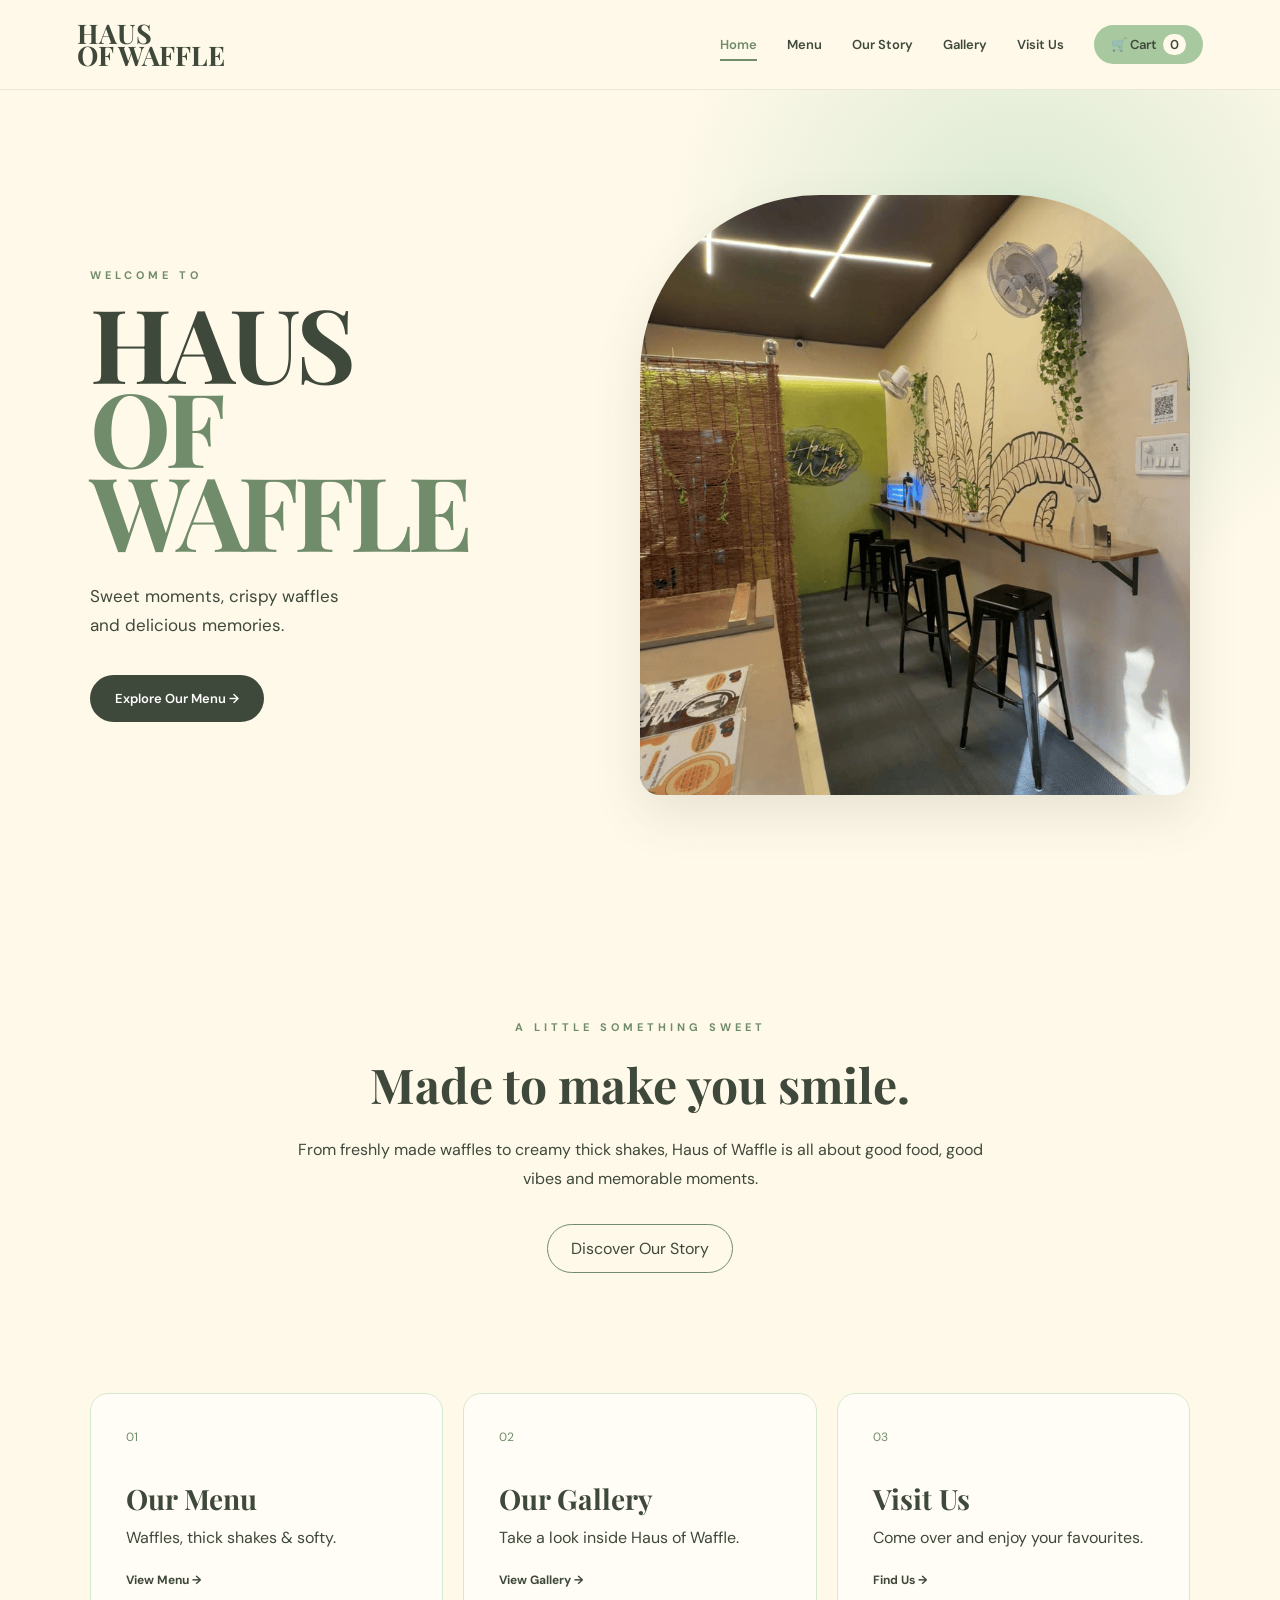
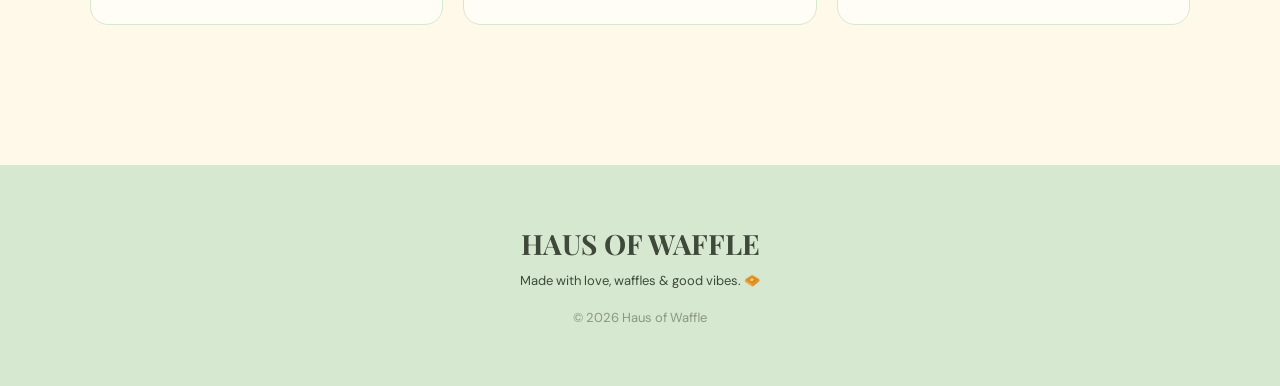
<file: index.html>
<!DOCTYPE html>
<html lang="en">
<head>
    <meta charset="UTF-8">
    <meta name="viewport" content="width=device-width, initial-scale=1.0">
    <title>Haus of Waffle | Home</title>
    <link rel="stylesheet" href="style.css">
</head>

<body>

<header class="navbar">
    <a href="index.html" class="logo">
        <span>HAUS </span>
        <span>OF WAFFLE</span>
    </a>

    <nav>
        <a class="active" href="index.html">Home</a>
        <a href="menu.html">Menu</a>
        <a href="story.html">Our Story</a>
        <a href="gallery.html">Gallery</a>
        <a href="visit.html">Visit Us</a>
        <a href="cart.html" class="cart-link">
            🛒 Cart <span id="cartCount">0</span>
        </a>
    </nav>

    <button class="menu-btn" onclick="toggleNav()">☰</button>
</header>

<main>

<section class="hero">

    <div class="hero-content">
        <p class="small-title">WELCOME TO</p>

        <h1>
            HAUS<br>
            <span>OF WAFFLE</span>
        </h1>

        <p class="hero-text">
            Sweet moments, crispy waffles<br>
            and delicious memories.
        </p>

        <a href="menu.html" class="main-btn">
            Explore Our Menu →
        </a>
    </div>

    <div class="hero-image">
        <img src="cafe interior.png" alt="Haus of Waffle">
    </div>

</section>


<section class="home-intro">

    <p class="small-title">A LITTLE SOMETHING SWEET</p>

    <h2>Made to make you smile.</h2>

    <p>
        From freshly made waffles to creamy thick shakes,
        Haus of Waffle is all about good food, good vibes
        and memorable moments.
    </p>

    <a href="story.html" class="outline-btn">
        Discover Our Story
    </a>

</section>


<section class="home-cards">

    <a href="menu.html" class="home-card">
        <div class="card-number">01</div>
        <h3>Our Menu</h3>
        <p>Waffles, thick shakes & softy.</p>
        <span>View Menu →</span>
    </a>

    <a href="gallery.html" class="home-card">
        <div class="card-number">02</div>
        <h3>Our Gallery</h3>
        <p>Take a look inside Haus of Waffle.</p>
        <span>View Gallery →</span>
    </a>

    <a href="visit.html" class="home-card">
        <div class="card-number">03</div>
        <h3>Visit Us</h3>
        <p>Come over and enjoy your favourites.</p>
        <span>Find Us →</span>
    </a>

</section>

</main>

<footer>
    <div class="footer-logo">HAUS OF WAFFLE</div>
    <p>Made with love, waffles & good vibes. 🧇</p>
    <p class="copyright">© 2026 Haus of Waffle</p>
</footer>

<script src="script.js"></script>

</body>
</html>
</file>
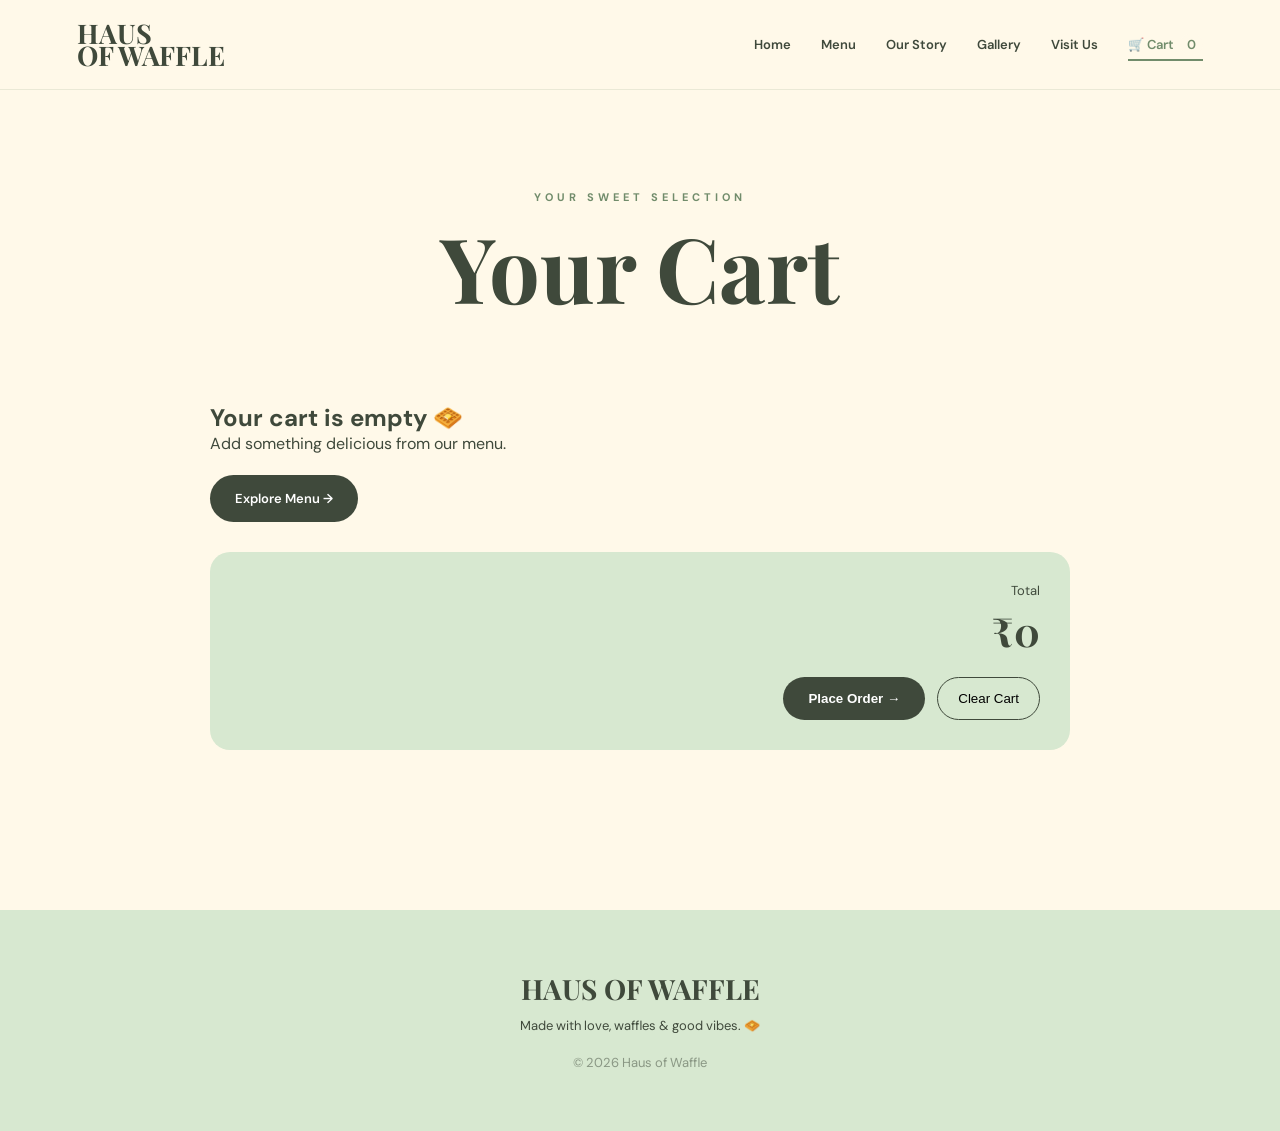
<file: cart.html>
<!DOCTYPE html>
<html lang="en">

<head>

    <meta charset="UTF-8">
    <meta name="viewport" content="width=device-width, initial-scale=1.0">

    <title>Cart | Haus of Waffle</title>

    <link rel="stylesheet" href="style.css">

</head>

<body>

<header class="navbar">

    <a href="index.html" class="logo">
        <span>HAUS</span>
        <span>OF WAFFLE</span>
    </a>

    <nav>
        <a href="index.html">Home</a>
        <a href="menu.html">Menu</a>
        <a href="story.html">Our Story</a>
        <a href="gallery.html">Gallery</a>
        <a href="visit.html">Visit Us</a>
        <a class="active" href="cart.html">
            🛒 Cart <span id="cartCount">0</span>
        </a>
    </nav>

    <button class="menu-btn" onclick="toggleNav()">☰</button>

</header>


<section class="page-heading">

    <p class="small-title">YOUR SWEET SELECTION</p>

    <h1>Your Cart</h1>

</section>


<section class="cart-container">

    <div id="cartItems"></div>

    <div class="cart-summary">

        <p>Total</p>

        <h2>₹<span id="cartTotal">0</span></h2>

        <button class="checkout-btn" onclick="checkout()">
            Place Order →
        </button>

        <button class="clear-btn" onclick="clearCart()">
            Clear Cart
        </button>

    </div>

</section>


<footer>

    <div class="footer-logo">HAUS OF WAFFLE</div>

    <p>Made with love, waffles & good vibes. 🧇</p>

    <p class="copyright">© 2026 Haus of Waffle</p>

</footer>

<script src="script.js"></script>

</body>
</html>
</file>
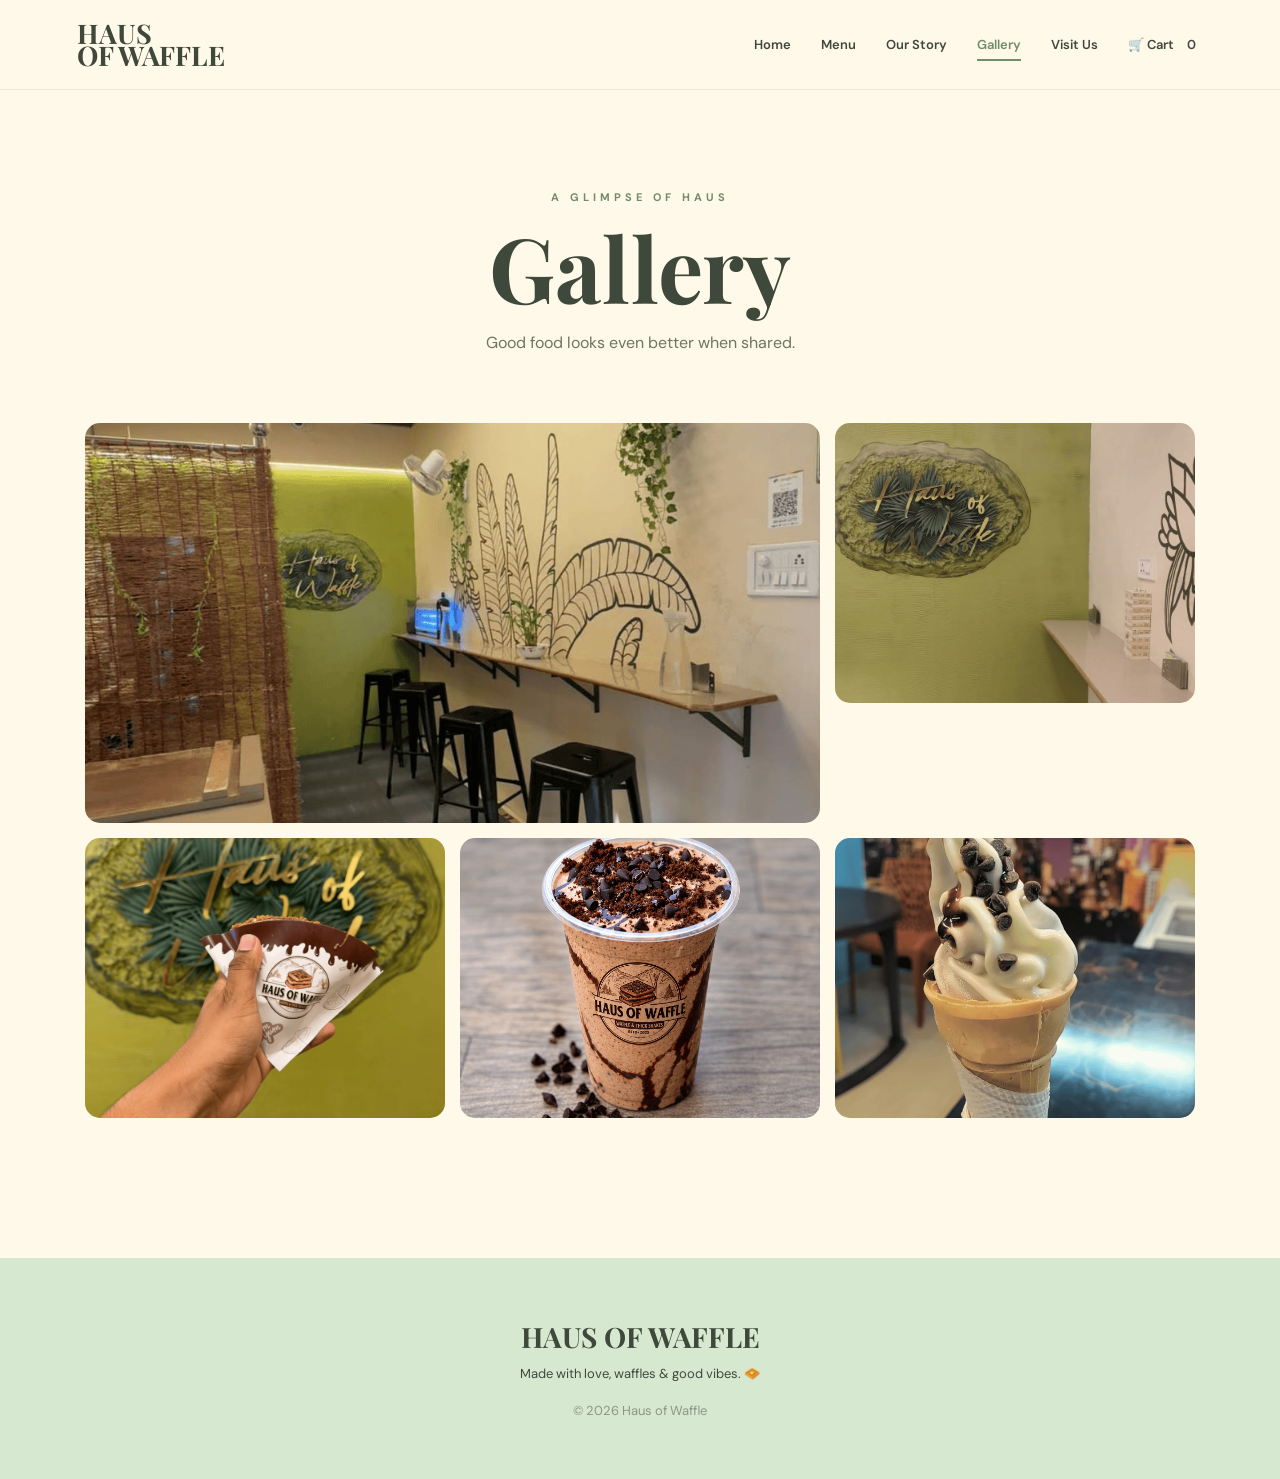
<file: gallery.html>
<!DOCTYPE html>
<html lang="en">

<head>
    <meta charset="UTF-8">
    <meta name="viewport" content="width=device-width, initial-scale=1.0">

    <title>Gallery | Haus of Waffle</title>

    <link rel="stylesheet" href="style.css">
</head>

<body>

<header class="navbar">

    <a href="index.html" class="logo">
        <span>HAUS</span>
        <span>OF WAFFLE</span>
    </a>

    <nav>
        <a href="index.html">Home</a>
        <a href="menu.html">Menu</a>
        <a href="story.html">Our Story</a>
        <a class="active" href="gallery.html">Gallery</a>
        <a href="visit.html">Visit Us</a>
        <a href="cart.html">🛒 Cart <span id="cartCount">0</span></a>
    </nav>

    <button class="menu-btn" onclick="toggleNav()">☰</button>

</header>


<section class="page-heading">

    <p class="small-title">A GLIMPSE OF HAUS</p>

    <h1>Gallery</h1>

    <p>Good food looks even better when shared.</p>

</section>


<section class="gallery">

    <div class="gallery-item large">
        <img src="cafe interior.png" alt="Cafe Interior">
    </div>

    <div class="gallery-item">
        <img src="cafe.png" alt="Cafe">
    </div>

    <div class="gallery-item">
        <img src="Waffle.png" alt="Waffles">
    </div>

    <div class="gallery-item">
        <img src="Thick Shake.png" alt="Thick Shakes">
    </div>

    <div class="gallery-item">
        <img src="softy.png" alt="Softy">
    </div>

</section>


<footer>

    <div class="footer-logo">HAUS OF WAFFLE</div>

    <p>Made with love, waffles & good vibes. 🧇</p>

    <p class="copyright">© 2026 Haus of Waffle</p>

</footer>

<script src="script.js"></script>

</body>
</html>
</file>
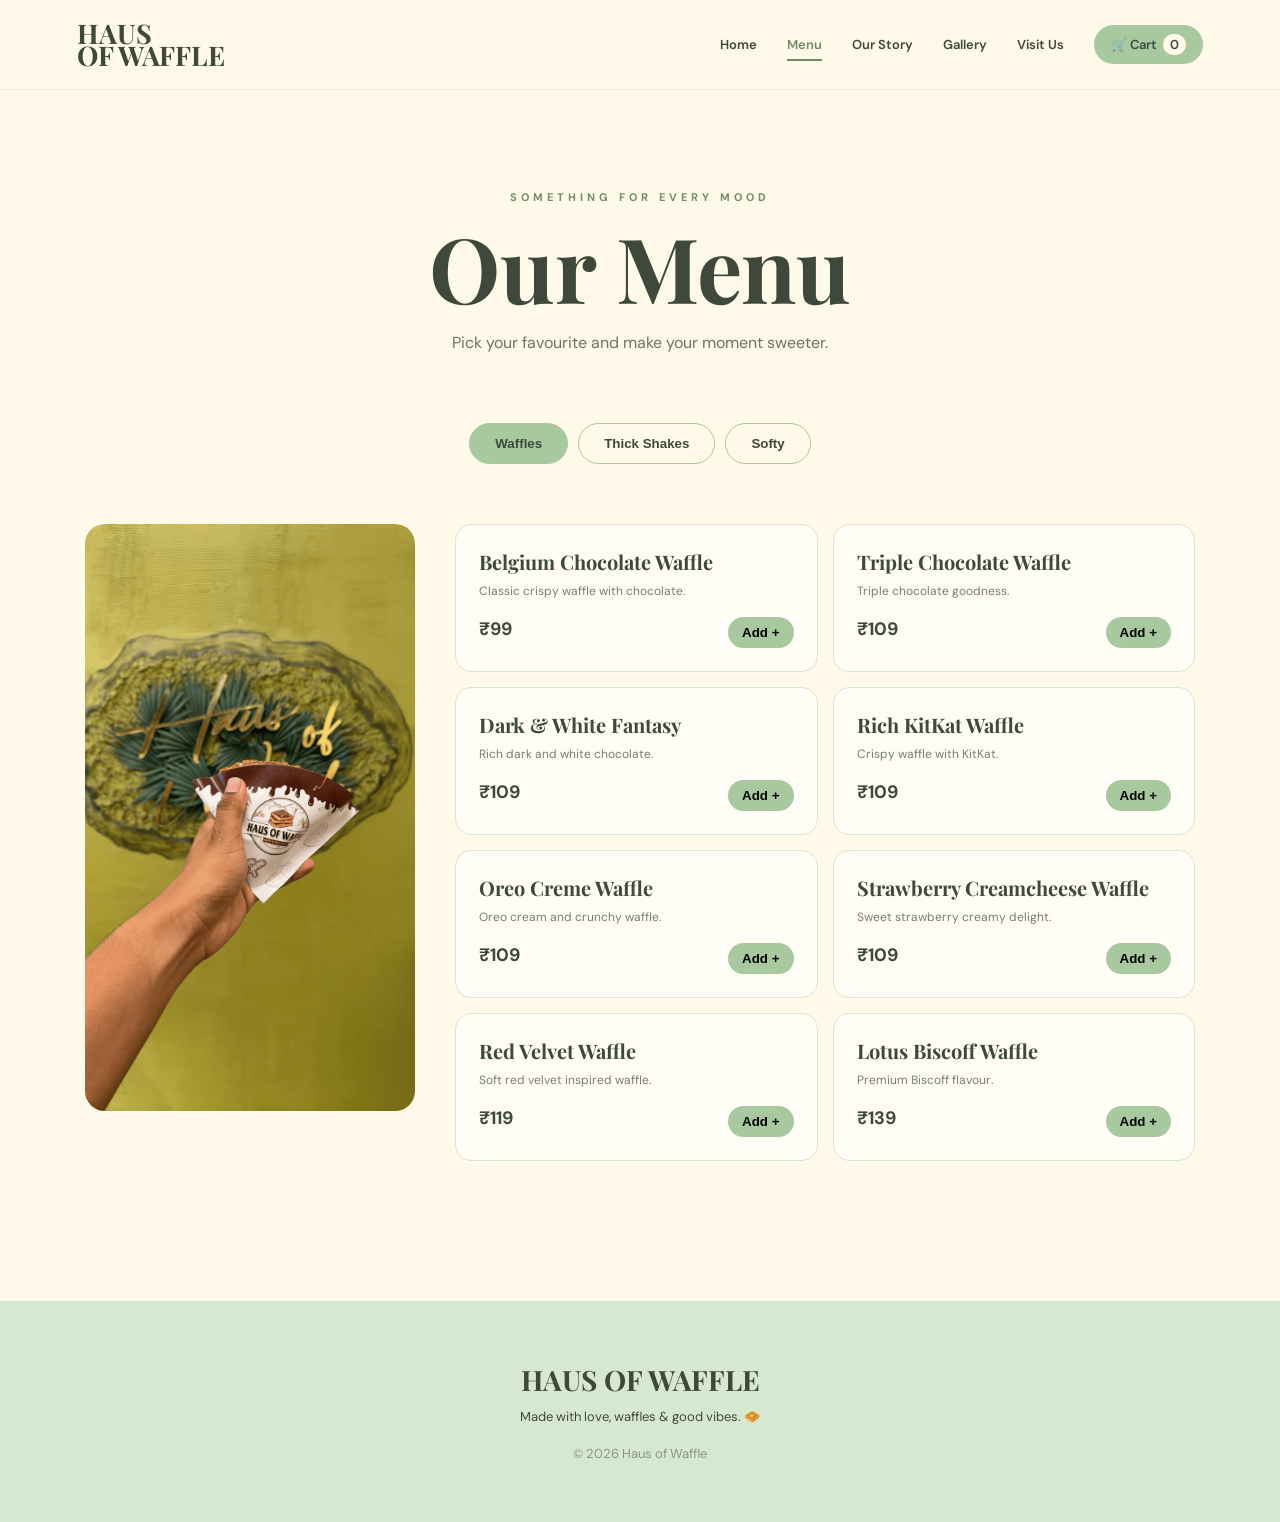
<file: menu.html>
<!DOCTYPE html>
<html lang="en">
<head>
    <meta charset="UTF-8">
    <meta name="viewport" content="width=device-width, initial-scale=1.0">

    <title>Haus of Waffle | Menu</title>

    <link rel="stylesheet" href="style.css">
</head>

<body>

<header class="navbar">

    <a href="index.html" class="logo">
        <span>HAUS</span>
        <span>OF WAFFLE</span>
    </a>

    <nav>
        <a href="index.html">Home</a>
        <a class="active" href="menu.html">Menu</a>
        <a href="story.html">Our Story</a>
        <a href="gallery.html">Gallery</a>
        <a href="visit.html">Visit Us</a>
        <a href="cart.html" class="cart-link">
            🛒 Cart <span id="cartCount">0</span>
        </a>
    </nav>

    <button class="menu-btn" onclick="toggleNav()">☰</button>

</header>


<section class="page-heading">

    <p class="small-title">SOMETHING FOR EVERY MOOD</p>

    <h1>Our Menu</h1>

    <p>
        Pick your favourite and make your moment sweeter.
    </p>

</section>


<div class="category-buttons">

    <button class="category active" onclick="showCategory('waffles', this)">
        Waffles
    </button>

    <button class="category" onclick="showCategory('shakes', this)">
        Thick Shakes
    </button>

    <button class="category" onclick="showCategory('softy', this)">
        Softy
    </button>

</div>


<!-- WAFFLES -->

<section id="waffles" class="menu-section">

    <div class="menu-image">
        <img src="Waffle.png" alt="Waffles">
    </div>

    <div class="products">

        <div class="product">
            <h3>Belgium Chocolate Waffle</h3>
            <p>Classic crispy waffle with chocolate.</p>
            <strong>₹99</strong>
            <button onclick="addToCart('Belgium Chocolate Waffle',99)">
                Add +
            </button>
        </div>

        <div class="product">
            <h3>Triple Chocolate Waffle</h3>
            <p>Triple chocolate goodness.</p>
            <strong>₹109</strong>
            <button onclick="addToCart('Triple Chocolate Waffle',109)">
                Add +
            </button>
        </div>

        <div class="product">
            <h3>Dark & White Fantasy</h3>
            <p>Rich dark and white chocolate.</p>
            <strong>₹109</strong>
            <button onclick="addToCart('Dark & White Fantasy',109)">
                Add +
            </button>
        </div>

        <div class="product">
            <h3>Rich KitKat Waffle</h3>
            <p>Crispy waffle with KitKat.</p>
            <strong>₹109</strong>
            <button onclick="addToCart('Rich KitKat Waffle',109)">
                Add +
            </button>
        </div>

        <div class="product">
            <h3>Oreo Creme Waffle</h3>
            <p>Oreo cream and crunchy waffle.</p>
            <strong>₹109</strong>
            <button onclick="addToCart('Oreo Creme Waffle',109)">
                Add +
            </button>
        </div>

        <div class="product">
            <h3>Strawberry Creamcheese Waffle</h3>
            <p>Sweet strawberry creamy delight.</p>
            <strong>₹109</strong>
            <button onclick="addToCart('Strawberry Creamcheese Waffle',109)">
                Add +
            </button>
        </div>

        <div class="product">
            <h3>Red Velvet Waffle</h3>
            <p>Soft red velvet inspired waffle.</p>
            <strong>₹119</strong>
            <button onclick="addToCart('Red Velvet Waffle',119)">
                Add +
            </button>
        </div>

        <div class="product">
            <h3>Lotus Biscoff Waffle</h3>
            <p>Premium Biscoff flavour.</p>
            <strong>₹139</strong>
            <button onclick="addToCart('Lotus Biscoff Waffle',139)">
                Add +
            </button>
        </div>

    </div>

</section>


<!-- SHAKES -->

<section id="shakes" class="menu-section hidden">

    <div class="menu-image">
        <img src="Thick Shake.png" alt="Thick Shakes">
    </div>

    <div class="products">

        <div class="product">
            <h3>KitKat Thick Shake</h3>
            <p>Thick, creamy and chocolatey.</p>
            <strong>₹109</strong>
            <button onclick="addToCart('KitKat Thick Shake',109)">
                Add +
            </button>
        </div>

        <div class="product">
            <h3>Oreo Thick Shake</h3>
            <p>Creamy Oreo goodness.</p>
            <strong>₹109</strong>
            <button onclick="addToCart('Oreo Thick Shake',109)">
                Add +
            </button>
        </div>

        <div class="product">
            <h3>Butterscotch Thick Shake</h3>
            <p>Sweet butterscotch flavour.</p>
            <strong>₹109</strong>
            <button onclick="addToCart('Butterscotch Thick Shake',109)">
                Add +
            </button>
        </div>

        <div class="product">
            <h3>Nutella Thick Shake</h3>
            <p>Rich hazelnut chocolate flavour.</p>
            <strong>₹119</strong>
            <button onclick="addToCart('Nutella Thick Shake',119)">
                Add +
            </button>
        </div>

        <div class="product">
            <h3>Oreo Nutella Thick Shake</h3>
            <p>Oreo meets Nutella.</p>
            <strong>₹129</strong>
            <button onclick="addToCart('Oreo Nutella Thick Shake',129)">
                Add +
            </button>
        </div>

        <div class="product">
            <h3>Lotus Biscoff Thick Shake</h3>
            <p>Premium Biscoff shake.</p>
            <strong>₹129</strong>
            <button onclick="addToCart('Lotus Biscoff Thick Shake',129)">
                Add +
            </button>
        </div>

    </div>

</section>


<!-- SOFTY -->

<section id="softy" class="menu-section hidden">

    <div class="menu-image">
        <img src="softy.png" alt="Softy">
    </div>

    <div class="products">

        <div class="product">
            <h3>Vanilla Softy</h3>
            <p>Classic vanilla softy.</p>
            <strong>₹20</strong>
            <button onclick="addToCart('Vanilla Softy',20)">
                Add +
            </button>
        </div>

        <div class="product">
            <h3>Chocolate Softy</h3>
            <p>Classic chocolate softy.</p>
            <strong>₹20</strong>
            <button onclick="addToCart('Chocolate Softy',20)">
                Add +
            </button>
        </div>

        <div class="product">
            <h3>Strawberry Softy</h3>
            <p>Fresh strawberry flavour.</p>
            <strong>₹20</strong>
            <button onclick="addToCart('Strawberry Softy',20)">
                Add +
            </button>
        </div>

        <div class="product">
            <h3>Butterscotch Softy</h3>
            <p>Sweet butterscotch flavour.</p>
            <strong>₹20</strong>
            <button onclick="addToCart('Butterscotch Softy',20)">
                Add +
            </button>
        </div>

        <div class="product">
            <h3>Choco Dip Softy</h3>
            <p>Softy with chocolate dip.</p>
            <strong>₹30</strong>
            <button onclick="addToCart('Choco Dip Softy',30)">
                Add +
            </button>
        </div>

    </div>

</section>


<footer>

    <div class="footer-logo">HAUS OF WAFFLE</div>

    <p>Made with love, waffles & good vibes. 🧇</p>

    <p class="copyright">
        © 2026 Haus of Waffle
    </p>

</footer>


<script src="script.js"></script>

</body>
</html>
</file>
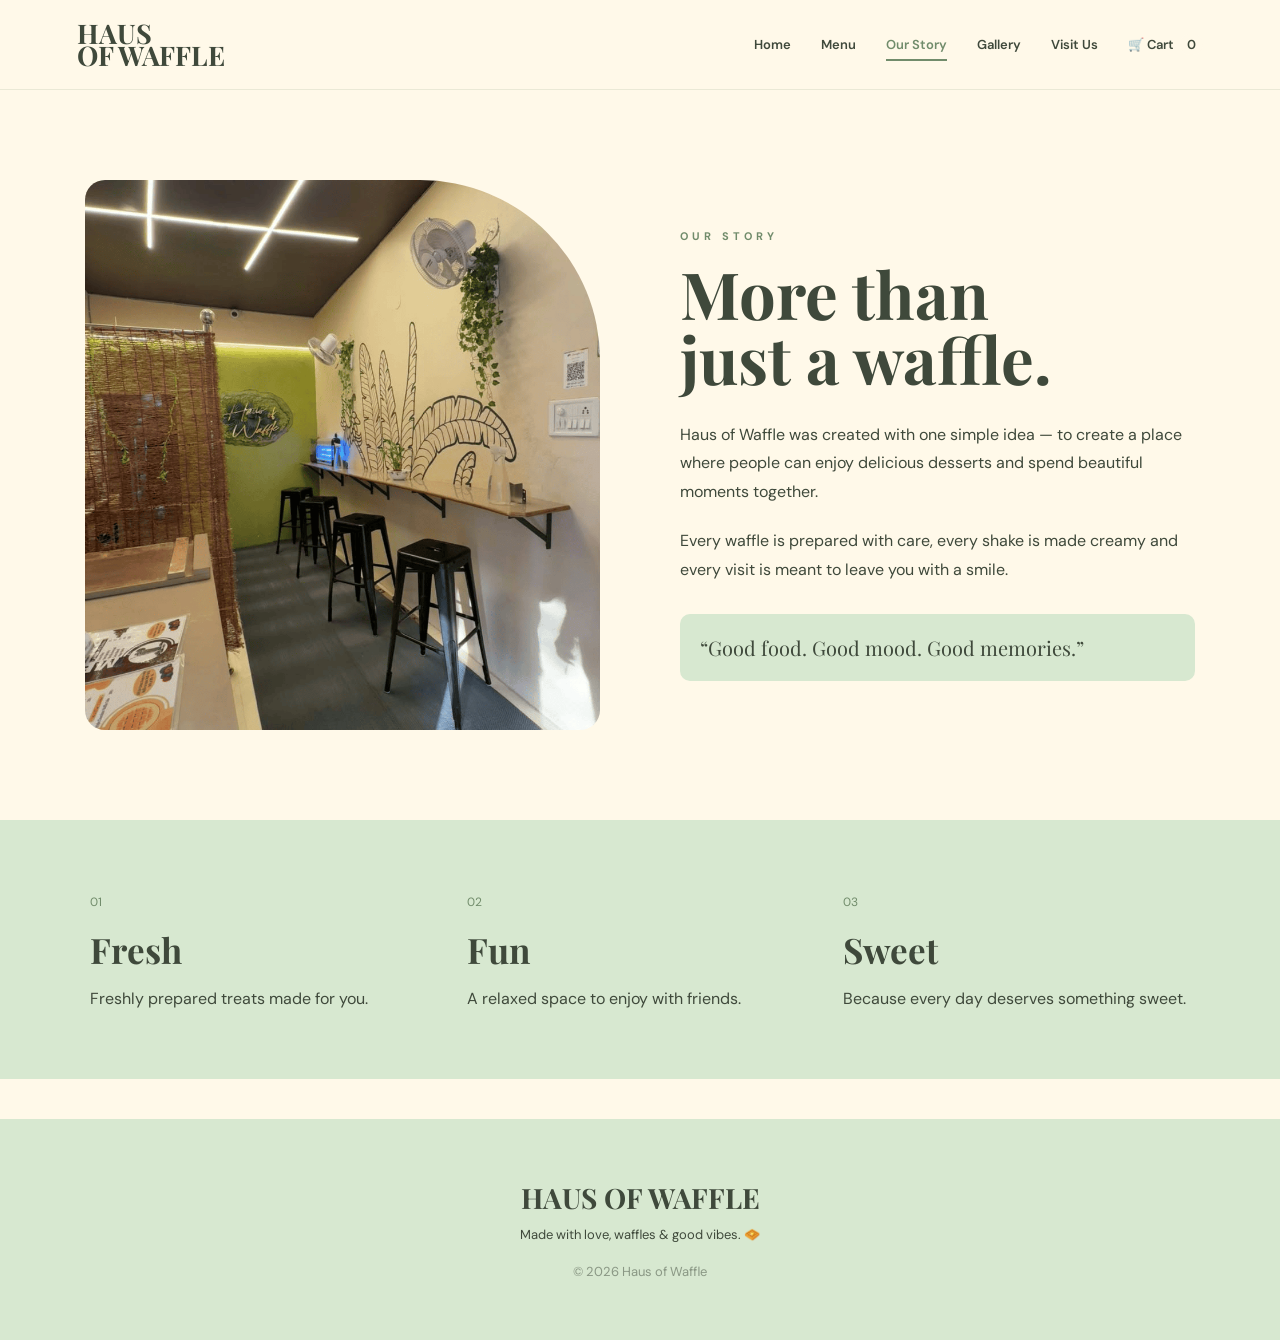
<file: story.html>
<!DOCTYPE html>
<html lang="en">

<head>
    <meta charset="UTF-8">
    <meta name="viewport" content="width=device-width, initial-scale=1.0">

    <title>Our Story | Haus of Waffle</title>

    <link rel="stylesheet" href="style.css">
</head>

<body>

<header class="navbar">

    <a href="index.html" class="logo">
        <span>HAUS</span>
        <span>OF WAFFLE</span>
    </a>

    <nav>
        <a href="index.html">Home</a>
        <a href="menu.html">Menu</a>
        <a class="active" href="story.html">Our Story</a>
        <a href="gallery.html">Gallery</a>
        <a href="visit.html">Visit Us</a>
        <a href="cart.html">🛒 Cart <span id="cartCount">0</span></a>
    </nav>

    <button class="menu-btn" onclick="toggleNav()">☰</button>

</header>


<section class="story">

    <div class="story-image">
        <img src="cafe interior.png" alt="Haus of Waffle">
    </div>

    <div class="story-content">

        <p class="small-title">OUR STORY</p>

        <h1>
            More than<br>
            just a waffle.
        </h1>

        <p>
            Haus of Waffle was created with one simple idea —
            to create a place where people can enjoy delicious
            desserts and spend beautiful moments together.
        </p>

        <p>
            Every waffle is prepared with care, every shake
            is made creamy and every visit is meant to leave
            you with a smile.
        </p>

        <div class="quote">
            “Good food. Good mood. Good memories.”
        </div>

    </div>

</section>


<section class="values">

    <div>
        <span>01</span>
        <h2>Fresh</h2>
        <p>Freshly prepared treats made for you.</p>
    </div>

    <div>
        <span>02</span>
        <h2>Fun</h2>
        <p>A relaxed space to enjoy with friends.</p>
    </div>

    <div>
        <span>03</span>
        <h2>Sweet</h2>
        <p>Because every day deserves something sweet.</p>
    </div>

</section>


<footer>

    <div class="footer-logo">HAUS OF WAFFLE</div>

    <p>Made with love, waffles & good vibes. 🧇</p>

    <p class="copyright">© 2026 Haus of Waffle</p>

</footer>

<script src="script.js"></script>

</body>
</html>
</file>
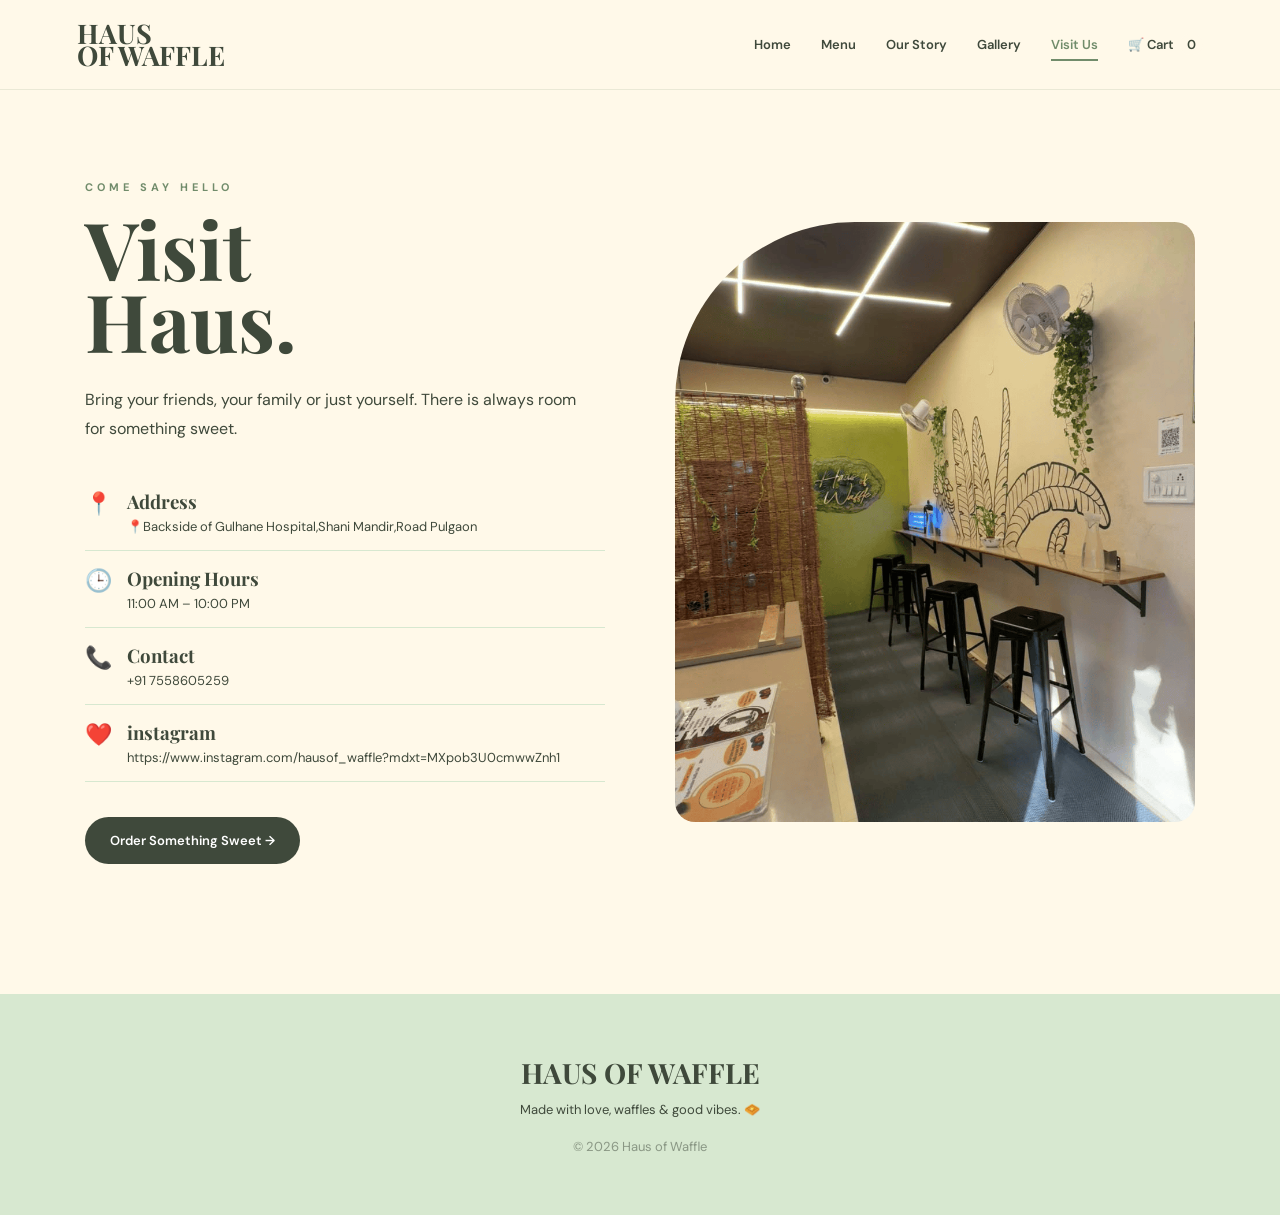
<file: visit.html>
<!DOCTYPE html>
<html lang="en">

<head>

    <meta charset="UTF-8">
    <meta name="viewport" content="width=device-width, initial-scale=1.0">

    <title>Visit Us | Haus of Waffle</title>

    <link rel="stylesheet" href="style.css">

</head>

<body>

<header class="navbar">

    <a href="index.html" class="logo">
        <span>HAUS</span>
        <span>OF WAFFLE</span>
    </a>

    <nav>
        <a href="index.html">Home</a>
        <a href="menu.html">Menu</a>
        <a href="story.html">Our Story</a>
        <a href="gallery.html">Gallery</a>
        <a class="active" href="visit.html">Visit Us</a>
        <a href="cart.html">🛒 Cart <span id="cartCount">0</span></a>
    </nav>

    <button class="menu-btn" onclick="toggleNav()">☰</button>

</header>


<section class="visit">

    <div class="visit-content">

        <p class="small-title">COME SAY HELLO</p>

        <h1>Visit<br>Haus.</h1>

        <p>
            Bring your friends, your family or just yourself.
            There is always room for something sweet.
        </p>

        <div class="info">

            <div>
                <span>📍</span>
                <div>
                    <h3>Address</h3>
                    <p>📍Backside of Gulhane Hospital,Shani Mandir,Road Pulgaon </p>
                </div>
            </div>

            <div>
                <span>🕒</span>
                <div>
                    <h3>Opening Hours</h3>
                    <p>11:00 AM – 10:00 PM</p>
                </div>
            </div>

            <div>
                <span>📞</span>
                <div>
                    <h3>Contact</h3>
                    <p>+91 7558605259</p>
                </div>
            </div>
            <div>
                <span>❤️</span>
                <div>
                    <h3>instagram</h3>
                    <p>https://www.instagram.com/hausof_waffle?mdxt=MXpob3U0cmwwZnh1</p>
                </div>
            </div>


        </div>

        <a href="menu.html" class="main-btn">
            Order Something Sweet →
        </a>

    </div>


    <div class="visit-image">

        <img src="cafe interior.png" alt="Haus of Waffle Cafe">

    </div>

</section>


<footer>

    <div class="footer-logo">HAUS OF WAFFLE</div>

    <p>Made with love, waffles & good vibes. 🧇</p>

    <p class="copyright">© 2026 Haus of Waffle</p>

</footer>

<script src="script.js"></script>

</body>
</html>
</file>
<file: style.css>
@import url('https://fonts.googleapis.com/css2?family=DM+Sans:wght@400;500;600;700&family=Playfair+Display:wght@500;600;700&display=swap');


:root {
    --green: #a8c9a0;
    --green-light: #d7e8d0;
    --green-dark: #718c6b;
    --cream: #fff9e9;
    --white: #fffdf5;
    --text: #3f493b;
    --gold: #c9a66b;
}


* {
    margin: 0;
    padding: 0;
    box-sizing: border-box;
}


html {
    scroll-behavior: smooth;
}


body {
    background: var(--cream);
    color: var(--text);
    font-family: "DM Sans", sans-serif;
}


/* NAVBAR */

.navbar {
    height: 90px;
    padding: 0 6%;
    display: flex;
    align-items: center;
    justify-content: space-between;

    background: rgba(255, 249, 233, 0.95);

    border-bottom: 1px solid rgba(113,140,107,.15);

    position: sticky;
    top: 0;
    z-index: 1000;
}


.logo {
    text-decoration: none;
    color: var(--text);

    display: flex;
    flex-direction: column;

    line-height: .8;
}


.logo span {
    font-family: "Playfair Display", serif;
    font-size: 27px;
    font-weight: 700;
}


.logo small {
    font-size: 8px;
    letter-spacing: 4px;
    margin-left: 3px;
}


nav {
    display: flex;
    align-items: center;
    gap: 30px;
}


nav a {
    text-decoration: none;
    color: var(--text);

    font-size: 13px;
    font-weight: 600;

    position: relative;

    transition: .3s;
}


nav a:hover,
nav a.active {
    color: var(--green-dark);
}


nav a.active::after {
    content: "";

    position: absolute;

    left: 0;
    right: 0;
    bottom: -8px;

    height: 2px;

    background: var(--green-dark);
}


.cart-link {
    background: var(--green);
    padding: 11px 17px;
    border-radius: 30px;
}


#cartCount {
    background: var(--cream);
    padding: 2px 7px;
    border-radius: 20px;
    margin-left: 3px;
}


.menu-btn {
    display: none;
    border: none;
    background: none;
    font-size: 25px;
}


/* HERO */

.hero {
    min-height: calc(100vh - 90px);

    display: grid;
    grid-template-columns: 1fr 1fr;

    align-items: center;

    padding: 70px 7%;

    background:
        radial-gradient(
            circle at 80% 20%,
            var(--green-light),
            transparent 30%
        );
}


.hero-content {
    padding-right: 40px;
}


.small-title {
    font-size: 11px;
    letter-spacing: 4px;
    font-weight: 700;

    color: var(--green-dark);

    margin-bottom: 18px;
}


.hero h1 {
    font-family: "Playfair Display", serif;

    font-size: clamp(65px, 8vw, 120px);

    line-height: .82;

    letter-spacing: -5px;

    margin-bottom: 30px;
}


.hero h1 span {
    color: var(--green-dark);
}


.hero-text {
    font-size: 17px;
    line-height: 1.7;
    margin-bottom: 35px;
}


.main-btn {
    display: inline-block;

    background: var(--text);
    color: white;

    text-decoration: none;

    padding: 15px 25px;

    border-radius: 40px;

    font-size: 13px;
    font-weight: 600;

    transition: .3s;
}


.main-btn:hover {
    transform: translateY(-3px);
    background: var(--green-dark);
}


.hero-image {
    height: 600px;

    border-radius: 180px 180px 20px 20px;

    overflow: hidden;

    box-shadow: 0 20px 50px rgba(63,73,59,.12);
}


.hero-image img {
    width: 100%;
    height: 100%;

    object-fit: cover;

    transition: .6s;
}


.hero-image:hover img {
    transform: scale(1.04);
}


/* HOME INTRO */

.home-intro {
    text-align: center;

    max-width: 750px;

    margin: auto;

    padding: 120px 20px;
}


.home-intro h2 {
    font-family: "Playfair Display", serif;

    font-size: 48px;

    margin-bottom: 20px;
}


.home-intro > p:not(.small-title) {
    line-height: 1.8;
    margin-bottom: 30px;
}


.outline-btn {
    display: inline-block;

    color: var(--text);

    text-decoration: none;

    border: 1px solid var(--green-dark);

    padding: 13px 23px;

    border-radius: 30px;

    transition: .3s;
}


.outline-btn:hover {
    background: var(--green);
}


/* HOME CARDS */

.home-cards {
    display: grid;
    grid-template-columns: repeat(3, 1fr);

    padding: 0 7% 100px;

    gap: 20px;
}


.home-card {
    text-decoration: none;
    color: var(--text);

    background: var(--white);

    padding: 35px;

    min-height: 230px;

    border-radius: 18px;

    border: 1px solid var(--green-light);

    transition: .3s;
}


.home-card:hover {
    transform: translateY(-8px);
    background: var(--green-light);
}


.card-number {
    font-size: 12px;
    color: var(--green-dark);

    margin-bottom: 35px;
}


.home-card h3 {
    font-family: "Playfair Display", serif;
    font-size: 28px;

    margin-bottom: 10px;
}


.home-card p {
    margin-bottom: 20px;
}


.home-card span {
    font-size: 12px;
    font-weight: 700;
}


/* PAGE HEADING */

.page-heading {
    text-align: center;

    padding: 100px 20px 70px;
}


.page-heading h1 {
    font-family: "Playfair Display", serif;

    font-size: clamp(55px, 8vw, 90px);

    line-height: 1;

    margin-bottom: 20px;
}


.page-heading > p:last-child {
    opacity: .75;
}


/* CATEGORY */

.category-buttons {
    display: flex;
    justify-content: center;
    gap: 10px;

    margin-bottom: 60px;
}


.category {
    border: 1px solid var(--green);
    background: transparent;

    padding: 12px 25px;

    border-radius: 30px;

    cursor: pointer;

    color: var(--text);

    font-weight: 600;

    transition: .3s;
}


.category:hover,
.category.active {
    background: var(--green);
}


/* MENU */

.menu-section {
    max-width: 1150px;

    margin: auto;

    padding: 0 20px 100px;

    display: grid;

    grid-template-columns: 330px 1fr;

    gap: 40px;

    align-items: start;
}


.hidden {
    display: none;
}


.menu-image {
    position: sticky;
    top: 120px;

    border-radius: 20px;

    overflow: hidden;
}


.menu-image img {
    width: 100%;
    display: block;
}


.products {
    display: grid;
    grid-template-columns: repeat(2, 1fr);

    gap: 15px;
}


.product {
    background: var(--white);

    border: 1px solid var(--green-light);

    border-radius: 16px;

    padding: 23px;

    transition: .3s;
}


.product:hover {
    transform: translateY(-5px);

    box-shadow: 0 15px 35px rgba(63,73,59,.08);
}


.product h3 {
    font-family: "Playfair Display", serif;

    font-size: 20px;

    margin-bottom: 8px;
}


.product p {
    font-size: 12px;
    opacity: .7;

    margin-bottom: 18px;
}


.product strong {
    font-size: 18px;
}


.product button {
    float: right;

    border: none;

    background: var(--green);

    padding: 8px 14px;

    border-radius: 20px;

    cursor: pointer;

    font-weight: 700;
}


.product button:hover {
    background: var(--green-dark);
    color: white;
}


/* STORY */

.story {
    max-width: 1150px;

    margin: auto;

    padding: 90px 20px;

    display: grid;

    grid-template-columns: 1fr 1fr;

    gap: 80px;

    align-items: center;
}


.story-image {
    height: 550px;

    overflow: hidden;

    border-radius: 20px 180px 20px 20px;
}


.story-image img {
    width: 100%;
    height: 100%;
    object-fit: cover;
}


.story-content h1 {
    font-family: "Playfair Display", serif;

    font-size: 65px;

    line-height: 1;

    margin-bottom: 30px;
}


.story-content > p:not(.small-title) {
    line-height: 1.8;
    margin-bottom: 20px;
}


.quote {
    margin-top: 30px;

    padding: 20px;

    background: var(--green-light);

    border-radius: 10px;

    font-family: "Playfair Display", serif;

    font-size: 20px;
}


.values {
    background: var(--green-light);

    display: grid;

    grid-template-columns: repeat(3,1fr);

    padding: 70px 7%;

    gap: 30px;
}


.values span {
    color: var(--green-dark);
    font-size: 12px;
}


.values h2 {
    font-family: "Playfair Display", serif;
    font-size: 35px;

    margin: 15px 0;
}


/* GALLERY */

.gallery {
    max-width: 1150px;

    margin: auto;

    padding: 0 20px 100px;

    display: grid;

    grid-template-columns: repeat(3,1fr);

    gap: 15px;
}


.gallery-item {
    height: 280px;

    overflow: hidden;

    border-radius: 15px;
}


.gallery-item.large {
    grid-column: span 2;
    height: 400px;
}


.gallery-item img {
    width: 100%;
    height: 100%;

    object-fit: cover;

    transition: .5s;
}


.gallery-item:hover img {
    transform: scale(1.05);
}


/* VISIT */

.visit {
    max-width: 1150px;

    margin: auto;

    padding: 90px 20px;

    display: grid;

    grid-template-columns: 1fr 1fr;

    gap: 70px;

    align-items: center;
}


.visit-content h1 {
    font-family: "Playfair Display", serif;

    font-size: 80px;

    line-height: .9;

    margin-bottom: 30px;
}


.visit-content > p:not(.small-title) {
    line-height: 1.8;

    max-width: 500px;

    margin-bottom: 30px;
}


.info {
    margin-bottom: 35px;
}


.info > div {
    display: flex;

    gap: 15px;

    padding: 15px 0;

    border-bottom: 1px solid var(--green-light);
}


.info span {
    font-size: 22px;
}


.info h3 {
    font-family: "Playfair Display", serif;
}


.info p {
    font-size: 13px;
    margin-top: 4px;
}


.visit-image {
    height: 600px;

    border-radius: 180px 20px 20px 20px;

    overflow: hidden;
}


.visit-image img {
    width: 100%;
    height: 100%;

    object-fit: cover;
}


/* CART */

.cart-container {
    max-width: 900px;

    margin: auto;

    padding: 0 20px 120px;
}


.cart-item {
    display: flex;

    justify-content: space-between;
    align-items: center;

    background: var(--white);

    border: 1px solid var(--green-light);

    padding: 20px;

    border-radius: 15px;

    margin-bottom: 10px;
}


.cart-item h3 {
    font-family: "Playfair Display", serif;
}


.cart-item button {
    border: none;

    background: var(--green-light);

    padding: 7px 12px;

    border-radius: 20px;

    cursor: pointer;
}


.cart-summary {
    margin-top: 30px;

    background: var(--green-light);

    padding: 30px;

    border-radius: 20px;

    text-align: right;
}


.cart-summary p {
    font-size: 13px;
}


.cart-summary h2 {
    font-family: "Playfair Display", serif;

    font-size: 40px;

    margin: 5px 0 20px;
}


.checkout-btn {
    border: none;

    background: var(--text);

    color: white;

    padding: 14px 25px;

    border-radius: 30px;

    cursor: pointer;

    font-weight: 700;
}


.clear-btn {
    border: 1px solid var(--text);

    background: transparent;

    padding: 13px 20px;

    border-radius: 30px;

    cursor: pointer;

    margin-left: 8px;
}


/* FOOTER */

footer {
    background: var(--green-light);

    text-align: center;

    padding: 60px 20px;

    margin-top: 40px;
}


.footer-logo {
    font-family: "Playfair Display", serif;

    font-size: 28px;

    font-weight: 700;

    margin-bottom: 10px;
}


footer p {
    font-size: 13px;
}


.copyright {
    margin-top: 20px;

    opacity: .5;
}


/* MOBILE */

@media(max-width: 800px) {

    .navbar {
        height: 75px;
    }


    nav {
        display: none;

        position: absolute;

        top: 75px;
        left: 0;

        width: 100%;

        background: var(--cream);

        padding: 25px;

        flex-direction: column;

        gap: 22px;

        box-shadow: 0 15px 30px rgba(0,0,0,.05);
    }


    nav.show {
        display: flex;
    }


    .menu-btn {
        display: block;
    }


    .hero {
        grid-template-columns: 1fr;

        padding: 60px 6%;
    }


    .hero-content {
        padding-right: 0;

        margin-bottom: 50px;
    }


    .hero h1 {
        font-size: 70px;
    }


    .hero-image {
        height: 450px;
    }


    .home-cards {
        grid-template-columns: 1fr;
    }


    .menu-section {
        grid-template-columns: 1fr;
    }


    .menu-image {
        position: relative;
        top: auto;
    }


    .products {
        grid-template-columns: 1fr;
    }


    .story,
    .visit {
        grid-template-columns: 1fr;

        gap: 40px;
    }


    .story-image,
    .visit-image {
        height: 400px;
    }


    .story-content h1 {
        font-size: 50px;
    }


    .visit-content h1 {
        font-size: 65px;
    }


    .values {
        grid-template-columns: 1fr;
    }


    .gallery {
        grid-template-columns: 1fr 1fr;
    }


    .gallery-item.large {
        grid-column: span 2;
    }

}


@media(max-width: 500px) {

    .gallery {
        grid-template-columns: 1fr;
    }


    .gallery-item.large {
        grid-column: span 1;

        height: 280px;
    }


    .category-buttons {
        flex-wrap: wrap;
    }

}
</file>
